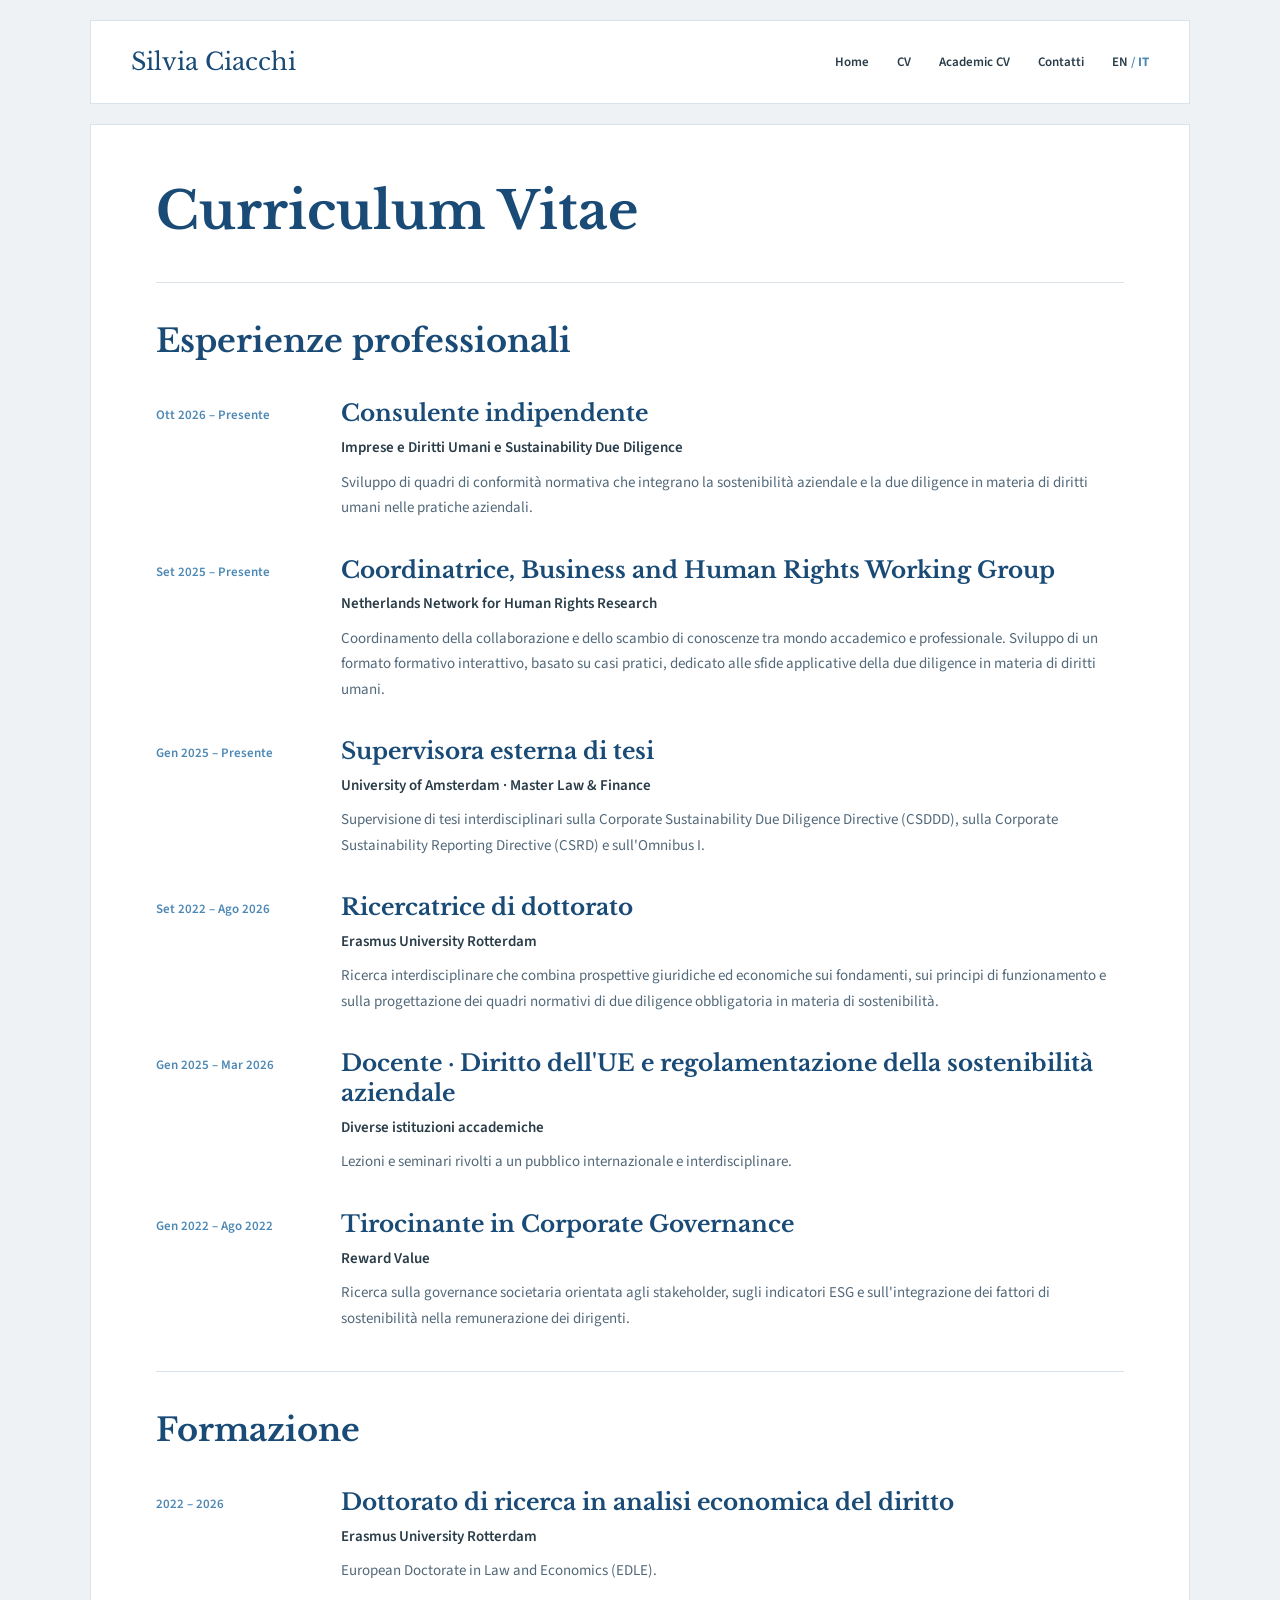
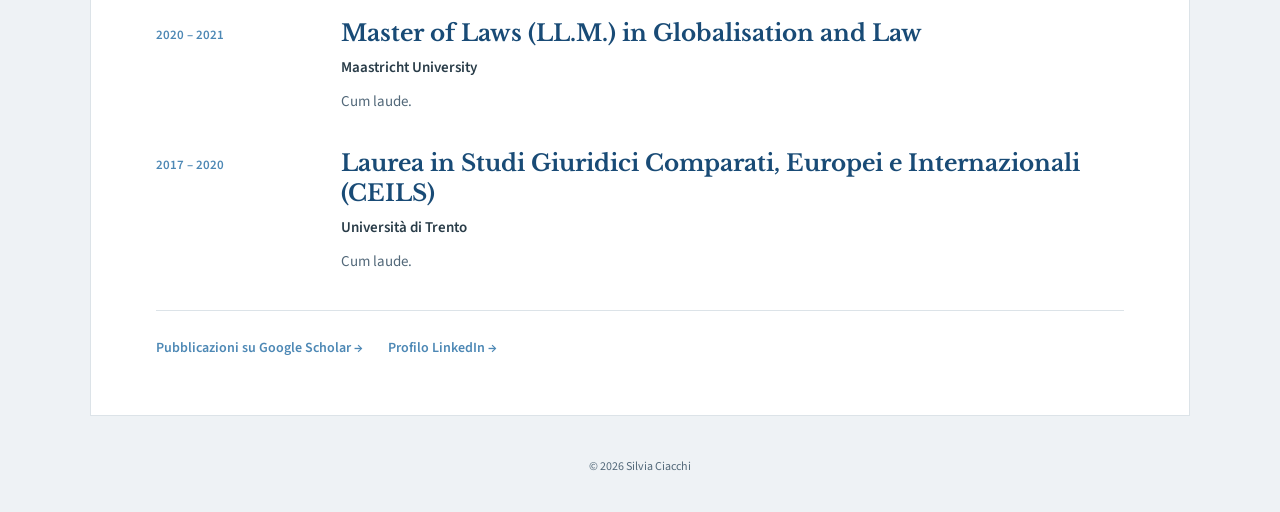
<file: cv-ITA.html>
<!DOCTYPE html>
<html lang="it">

<head>
  <meta charset="UTF-8">
  <meta name="viewport" content="width=device-width, initial-scale=1.0">

  <meta name="description"
        content="Esperienze professionali e formazione accademica di Silvia Ciacchi.">

  <title>Curriculum Vitae | Silvia Ciacchi</title>

  <link rel="stylesheet" href="style.css">
</head>

<body>

  <!-- NAVIGATION -->
  <header>
    <nav>
      <a class="name" href="index-ITA.html">Silvia Ciacchi</a>

      <div class="nav-links">
        <a href="index-ITA.html">Home</a>
        <a href="cv-ITA.html" aria-current="page">CV</a>
            <a href="/assets/Ciacchi_Academic_CV.pdf"
            class="cv-button"
            target="_blank"
            rel="noopener noreferrer">
           Academic CV
         </a>
        <a href="index-ITA.html#contact">Contatti</a>

        <span class="language-switch">
          <a href="cv.html">EN</a> /
          <strong>IT</strong>
        </span>
      </div>
    </nav>
  </header>

  <main>

    <section class="cv-page">

      <h1>Curriculum Vitae</h1>

      <!-- PROFESSIONAL EXPERIENCE -->
      <div class="cv-section">

        <h2>Esperienze professionali</h2>

        <div class="cv-entry">
          <div class="cv-date">Ott 2026 – Presente</div>

          <div>
            <h3>Consulente indipendente</h3>

            <p class="cv-organisation">
              Imprese e Diritti Umani e Sustainability Due Diligence
            </p>

            <p>
              Sviluppo di quadri di conformità normativa che
              integrano la sostenibilità aziendale e la due
              diligence in materia di diritti umani nelle
              pratiche aziendali.
            </p>
          </div>
        </div>

        <div class="cv-entry">
          <div class="cv-date">Set 2025 – Presente</div>

          <div>
            <h3>
              Coordinatrice, Business and Human Rights Working Group
            </h3>

            <p class="cv-organisation">
              Netherlands Network for Human Rights Research
            </p>

            <p>
              Coordinamento della collaborazione e dello scambio
              di conoscenze tra mondo accademico e professionale.
              Sviluppo di un formato formativo interattivo,
              basato su casi pratici, dedicato alle sfide
              applicative della due diligence in materia
              di diritti umani.
            </p>
          </div>
        </div>

        <div class="cv-entry">
          <div class="cv-date">Gen 2025 – Presente</div>

          <div>
            <h3>Supervisora esterna di tesi</h3>

            <p class="cv-organisation">
              University of Amsterdam · Master Law &amp; Finance
            </p>

            <p>
              Supervisione di tesi interdisciplinari sulla
              Corporate Sustainability Due Diligence Directive
              (CSDDD), sulla Corporate Sustainability Reporting
              Directive (CSRD) e sull'Omnibus I.
            </p>
          </div>
        </div>

        <div class="cv-entry">
          <div class="cv-date">Set 2022 – Ago 2026</div>

          <div>
            <h3>Ricercatrice di dottorato</h3>

            <p class="cv-organisation">
              Erasmus University Rotterdam
            </p>

            <p>
              Ricerca interdisciplinare che combina prospettive
              giuridiche ed economiche sui fondamenti, sui
              principi di funzionamento e sulla progettazione
              dei quadri normativi di due diligence
              obbligatoria in materia di sostenibilità.
            </p>
          </div>
        </div>

        <div class="cv-entry">
          <div class="cv-date">Gen 2025 – Mar 2026</div>

          <div>
            <h3>
              Docente · Diritto dell'UE e regolamentazione della sostenibilità aziendale
            </h3>

            <p class="cv-organisation">
              Diverse istituzioni accademiche
            </p>

            <p>
              Lezioni e seminari rivolti a un pubblico
              internazionale e interdisciplinare.
            </p>
          </div>
        </div>

        <div class="cv-entry">
          <div class="cv-date">Gen 2022 – Ago 2022</div>

          <div>
            <h3>
              Tirocinante in Corporate Governance
            </h3>

            <p class="cv-organisation">
              Reward Value
            </p>

            <p>
              Ricerca sulla governance societaria orientata
              agli stakeholder, sugli indicatori ESG e
              sull'integrazione dei fattori di sostenibilità
              nella remunerazione dei dirigenti.
            </p>
          </div>
        </div>

      </div>

      <!-- EDUCATION -->
      <div class="cv-section">

        <h2>Formazione</h2>

        <div class="cv-entry">
          <div class="cv-date">2022 – 2026</div>

          <div>
            <h3>
              Dottorato di ricerca in analisi economica del diritto
            </h3>

            <p class="cv-organisation">
              Erasmus University Rotterdam
            </p>

            <p>
              European Doctorate in Law and Economics (EDLE).
            </p>
          </div>
        </div>

        <div class="cv-entry">
          <div class="cv-date">2020 – 2021</div>

          <div>
            <h3>
              Master of Laws (LL.M.) in Globalisation and Law
            </h3>

            <p class="cv-organisation">
              Maastricht University
            </p>

            <p>
              Cum laude.
            </p>
          </div>
        </div>

        <div class="cv-entry">
          <div class="cv-date">2017 – 2020</div>

          <div>
            <h3>
              Laurea in Studi Giuridici Comparati, Europei
              e Internazionali (CEILS)
            </h3>

            <p class="cv-organisation">
              Università di Trento
            </p>

            <p>
              Cum laude.
            </p>
          </div>
        </div>

      </div>

      <!-- LINKS -->
      <div class="cv-links">

        <a href="https://scholar.google.com/citations?user=fUkSAy0AAAAJ&amp;hl=en"
           target="_blank"
           rel="noopener noreferrer">
          Pubblicazioni su Google Scholar →
        </a>

        <a href="https://www.linkedin.com/in/silvia-ciacchi/"
           target="_blank"
           rel="noopener noreferrer">
          Profilo LinkedIn →
        </a>

      </div>

    </section>

  </main>

  <!-- FOOTER -->
  <footer>
    © 2026 Silvia Ciacchi
  </footer>

</body>
</html>
</file>
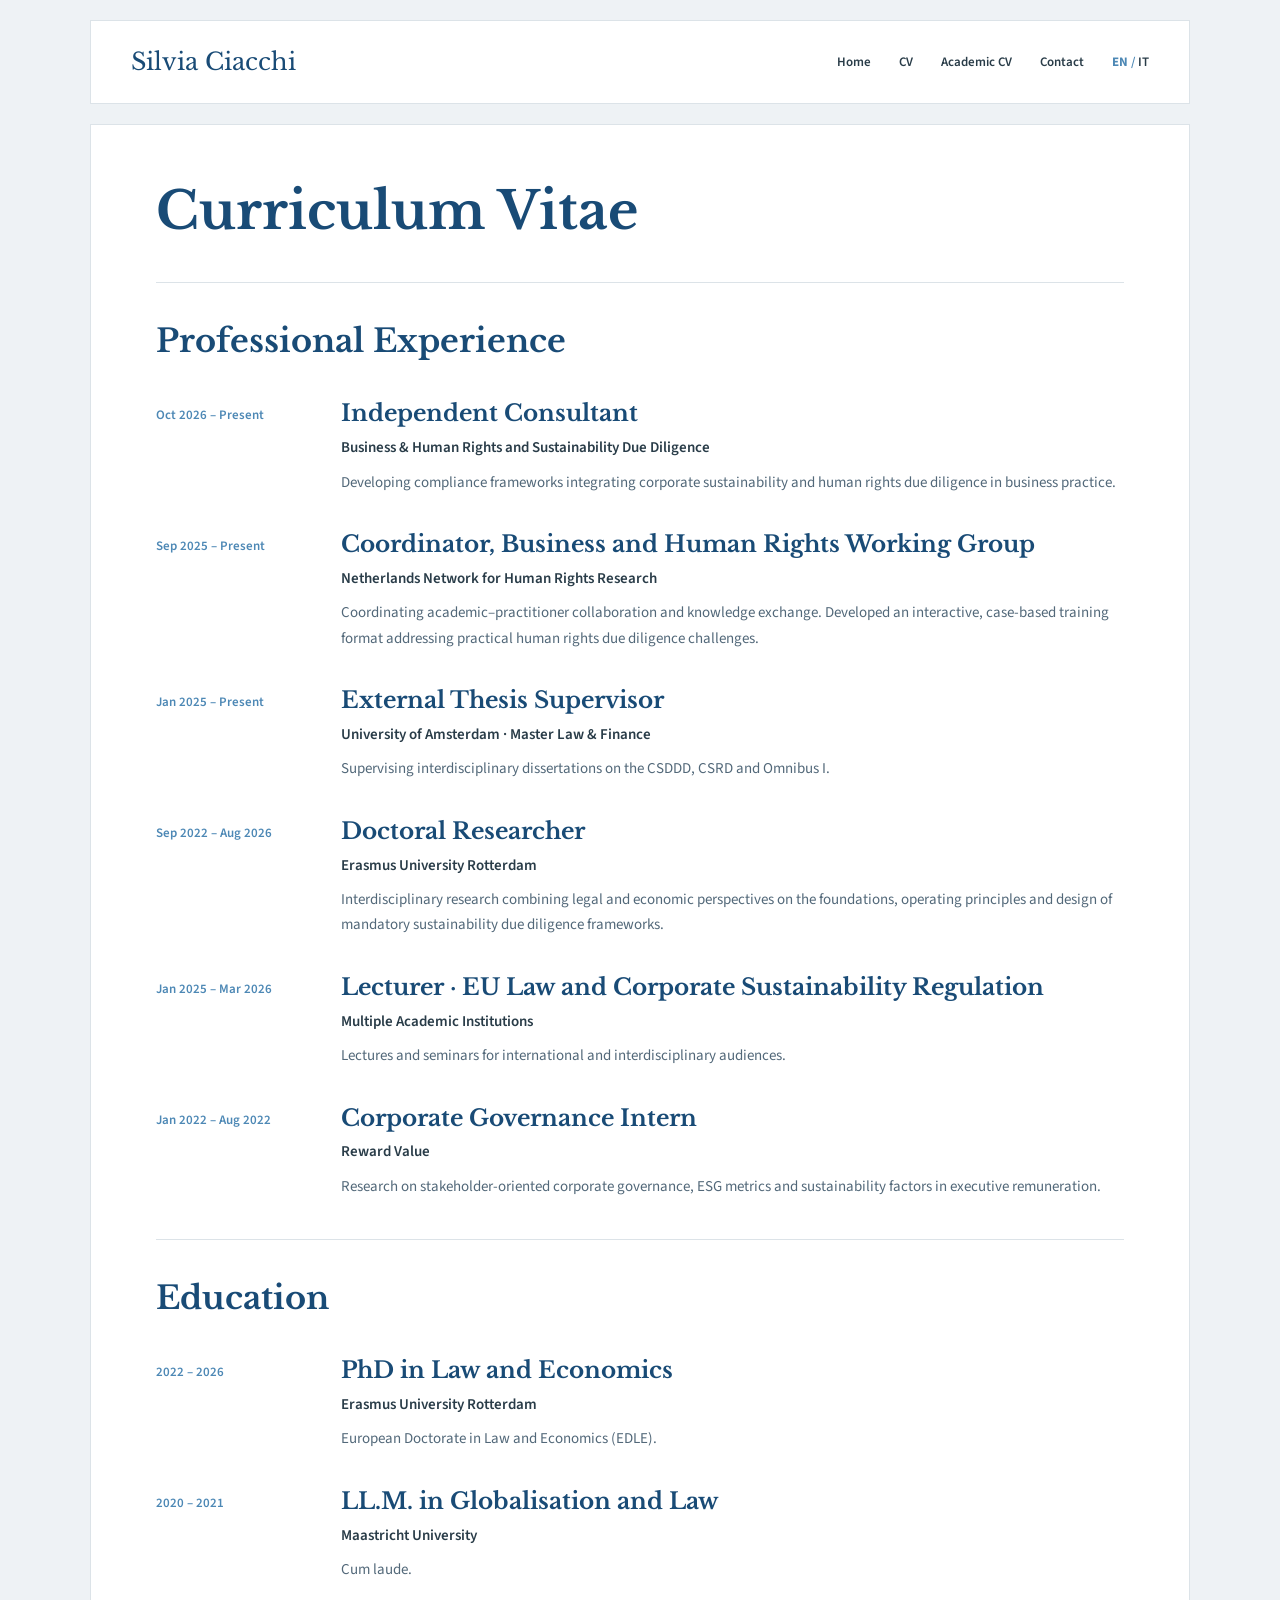
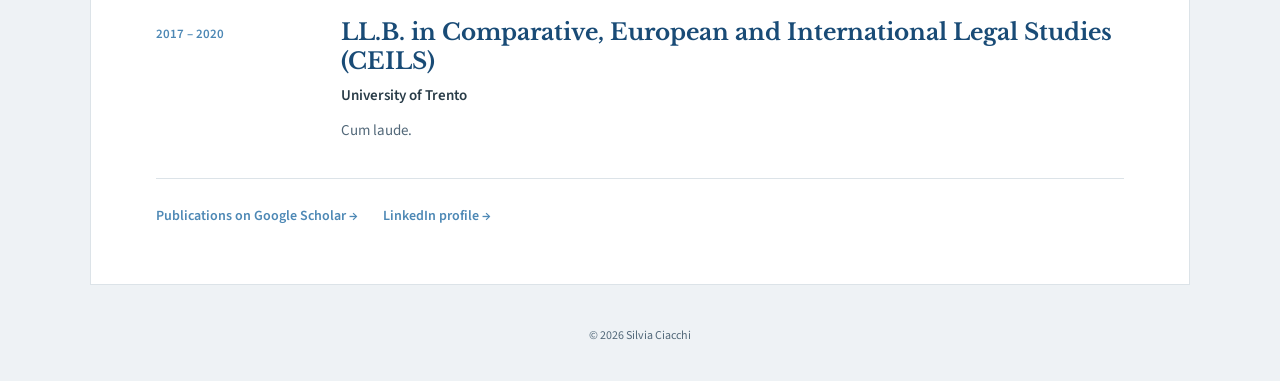
<file: cv.html>
<!DOCTYPE html>
<html lang="en">
<head>
  <meta charset="UTF-8">
  <meta name="viewport" content="width=device-width, initial-scale=1.0">
  <meta name="description" content="Professional experience and education of Silvia Ciacchi.">
  <title>CV | Silvia Ciacchi</title>
  <link rel="stylesheet" href="style.css">
</head>

<body>
  <header>
    <nav>
      <a class="name" href="index.html">Silvia Ciacchi</a>
      <div class="nav-links">
        <a href="index.html">Home</a>
        <a href="cv.html" aria-current="page">CV</a>
         <a href="/assets/Ciacchi_Academic_CV.pdf"
            class="cv-button"
            target="_blank"
            rel="noopener noreferrer">
           Academic CV
         </a>
        <a href="index.html#contact">Contact</a>
   <span class="language-switch">
  <strong>EN</strong> /
  <a href="cv-ITA.html">IT</a>
</span>
      </div>
    </nav>
  </header>

  <main>
    <section class="cv-page">
      <h1>Curriculum Vitae</h1>

      <div class="cv-section">
        <h2>Professional Experience</h2>

        <div class="cv-entry">
          <div class="cv-date">Oct 2026 – Present</div>
          <div>
            <h3>Independent Consultant</h3>
            <p class="cv-organisation">Business & Human Rights and Sustainability Due Diligence</p>
            <p>Developing compliance frameworks integrating corporate sustainability and human rights due diligence in business practice.</p>
          </div>
        </div>

        <div class="cv-entry">
          <div class="cv-date">Sep 2025 – Present</div>
          <div>
            <h3>Coordinator, Business and Human Rights Working Group</h3>
            <p class="cv-organisation">Netherlands Network for Human Rights Research</p>
            <p>Coordinating academic–practitioner collaboration and knowledge exchange. Developed an interactive, case-based training format addressing practical human rights due diligence challenges.</p>
          </div>
        </div>

        <div class="cv-entry">
          <div class="cv-date">Jan 2025 – Present</div>
          <div>
            <h3>External Thesis Supervisor</h3>
            <p class="cv-organisation">University of Amsterdam · Master Law & Finance</p>
            <p>Supervising interdisciplinary dissertations on the CSDDD, CSRD and Omnibus I.</p>
          </div>
        </div>

        <div class="cv-entry">
          <div class="cv-date">Sep 2022 – Aug 2026</div>
          <div>
            <h3>Doctoral Researcher</h3>
            <p class="cv-organisation">Erasmus University Rotterdam</p>
            <p>Interdisciplinary research combining legal and economic perspectives on the foundations, operating principles and design of mandatory sustainability due diligence frameworks.</p>
          </div>
        </div>

        <div class="cv-entry">
          <div class="cv-date">Jan 2025 – Mar 2026</div>
          <div>
            <h3>Lecturer · EU Law and Corporate Sustainability Regulation</h3>
            <p class="cv-organisation">Multiple Academic Institutions</p>
            <p>Lectures and seminars for international and interdisciplinary audiences.</p>
          </div>
        </div>

        <div class="cv-entry">
          <div class="cv-date">Jan 2022 – Aug 2022</div>
          <div>
            <h3>Corporate Governance Intern</h3>
            <p class="cv-organisation">Reward Value</p>
            <p>Research on stakeholder-oriented corporate governance, ESG metrics and sustainability factors in executive remuneration.</p>
          </div>
        </div>


      <div class="cv-section">
        <h2>Education</h2>

        <div class="cv-entry">
          <div class="cv-date">2022 – 2026</div>
          <div>
            <h3>PhD in Law and Economics</h3>
            <p class="cv-organisation">Erasmus University Rotterdam</p>
            <p>European Doctorate in Law and Economics (EDLE).</p>
          </div>
        </div>

        <div class="cv-entry">
          <div class="cv-date">2020 – 2021</div>
          <div>
            <h3>LL.M. in Globalisation and Law</h3>
            <p class="cv-organisation">Maastricht University</p>
            <p>Cum laude.</p>
          </div>
        </div>

        <div class="cv-entry">
          <div class="cv-date">2017 – 2020</div>
          <div>
            <h3>LL.B. in Comparative, European and International Legal Studies (CEILS)</h3>
            <p class="cv-organisation">University of Trento</p>
            <p>Cum laude.</p>
          </div>
        </div>
      </div>

     
      <div class="cv-links">
        <a href="https://scholar.google.com/citations?user=fUkSAy0AAAAJ&amp;hl=en"
           target="_blank" rel="noopener noreferrer">
          Publications on Google Scholar →
        </a>
        <a href="https://www.linkedin.com/in/silvia-ciacchi/"
           target="_blank" rel="noopener noreferrer">
          LinkedIn profile →
        </a>
      </div>
    </section>
  </main>

  <footer>© 2026 Silvia Ciacchi</footer>
</body>
</html>
</file>
<file: style.css>
@import url('https://fonts.googleapis.com/css2?family=Libre+Baskerville:wght@400;700&family=Source+Sans+3:wght@400;500;600;700&display=swap');

/* COLOURS AND GENERAL SETTINGS */

:root {
  --navy: #194B76;
  --blue: #4D88B5;
  --background: #eef2f5;
  --white: #ffffff;
  --text: #293c48;
  --muted: #526879;
  --line: #dce3e8;
}

* {
  box-sizing: border-box;
}

html {
  scroll-behavior: smooth;
}

body {
  margin: 0;
  padding: 0 20px;
  background: var(--background);
  color: var(--text);
  font-family: 'Source Sans 3', sans-serif;
  font-size: 19px;
  line-height: 1.75;
}

a {
  color: var(--blue);
}

h1,
h2,
h3 {
  color: var(--navy);
  font-family: 'Libre Baskerville', Georgia, serif;
  font-weight: 700;
}

/* GENERAL PAGE CONTAINERS */

header,
.hero,
section {
  max-width: 1100px;
  margin: 20px auto;
  background: var(--white);
  border: 1px solid var(--line);
  border-radius: 0;
  box-shadow: none;
}

/* NAVIGATION */

header {
  padding: 20px 40px;
    position: sticky;
  top: 0;
  z-index: 1000;
}

nav,
.nav-links {
  display: flex;
  align-items: center;
}

nav {
  justify-content: space-between;
  gap: 24px;
}

.name {
  color: var(--navy);
   font-family: 'Libre Baskerville', Georgia, serif;
  font-size: 24px;
  text-decoration: none;
}

.nav-links {
  gap: 28px;
}

.nav-links a,
.language-switch {
  font-size: 13px;
  font-weight: 600;
  text-decoration: none;
}

.nav-links a {
  color: var(--text);
}

.nav-links a:hover {
  color: var(--blue);
}

.language-switch {
  color: var(--blue);
}

/* HOMEPAGE INTRODUCTION */

.hero {
  display: flex;
  align-items: center;
  justify-content: space-between;
  gap: 50px;
  padding: 0px;
}

.hero-content {
  flex: 1;
  min-width: 0;
}

.hero h1 {
  margin: 0 0 12px;
  font-size: clamp(42px, 5vw, 62px);
  line-height: 1.15;
}

.professional-title {
  margin: 0 0 22px;
  color: var(--blue);
  font-size: 17px;
  font-weight: 600;
}

.intro {
  max-width: 570px;
  margin: 0;
  padding-top: 18px;
  border-top: 1px solid var(--line);
  color: var(--muted);
  font-size: 18px;
}

/* PORTRAIT PHOTOGRAPH */

.hero img.portrait-photo {
  display: block;
  width: 240px;
  min-width: 240px;
  max-width: 240px;
  height: 310px;
  object-fit: contain;
  object-position: center;
  flex: 0 0 240px;
  image-rendering: auto;
}

/* GENERAL HOMEPAGE SECTIONS */

section {
  padding: 48px 60px;
}

section p {
  margin-top: 0;
}

/* BIOGRAPHY */

.biography p {
  max-width: 860px;
  margin-bottom: 18px;
}

.biography p:first-child {
  font-size: 18px;
  color: var(--navy);
}

.text-link {
  display: inline-block;
  margin-top: 10px;
  color: var(--blue);
  font-size: 17px;
  font-weight: 600;
  text-decoration: none;
}

.text-link:hover {
  text-decoration: underline;
}

/* AREAS OF WORK */

.cards {
  display: grid;
  grid-template-columns: repeat(3, minmax(0, 1fr));
}

.card {
  display: flex;
  flex-direction: column;
  padding: 8px 28px 8px 0;
}

.card + .card {
  padding-left: 28px;
  border-left: 1px solid var(--line);
}

.card-heading {
  display: flex;
  align-items: center;
  justify-content: space-between;
  gap: 12px;
  margin-bottom: 20px;
}

.card h3,
.activity-overview h3,
.featured-content h3 {
  margin: 0;
  font-size: 27px;
  line-height: 1.25;
}

.card-icon {
  color: var(--blue);
  font-size: 32px;
  line-height: 1;
}

.card p {
  margin: 0 0 20px;
  color: var(--muted);
  font-size: 17px;
  line-height: 1.75;
}

.card a {
  margin-top: auto;
  font-size: 15px;
  text-decoration: none;
}

.card a:hover {
  text-decoration: underline;
}

/* ACTIVITIES */

.activity-overview,
.featured-content {
  display: flex;
  align-items: center;
  gap: 40px;
}

.activity-overview > div:first-child,
.featured-content > div:last-child {
  flex: 1;
  min-width: 0;
}

.activity-overview p,
.featured-content p {
  margin: 14px 0 0;
  color: var(--muted);
}

/* PRESENTATION IMAGE */

.activity-overview img.activity-photo {
  display: block;
  width: 38%;
  max-width: 38%;
  height: auto;
  aspect-ratio: 4 / 3;
  object-fit: contain;
  flex: 0 0 38%;
}

/* WORKSHOP IMAGE */

.featured-content img.workshop-photo {
  display: block;
  width: 34%;
  max-width: 34%;
  height: auto;
  aspect-ratio: auto;
  object-fit: contain;
  flex: 0 0 34%;
}



/* PUBLICATIONS */

.publications {
  padding-top: 40px;
  padding-bottom: 40px;
}

.publication-placeholder {
  margin-bottom: 14px;
  color: var(--muted);
  font-size: 17px;
  font-style: italic;
}

/* CONTACT */

.contact > p {
  max-width: 720px;
  font-size: 17px;
}

.contact-buttons {
  display: flex;
  flex-wrap: wrap;
  gap: 12px;
  margin-top: 25px;
}

.button {
  display: inline-block;
  padding: 10px 24px;
  border: 1px solid var(--navy);
  border-radius: 0;
  background: var(--navy);
  color: white;
  font-size: 14px;
  font-weight: 600;
  text-decoration: none;
}

.button:hover {
  background: var(--blue);
  border-color: var(--blue);
}

.button-outline {
  background: white;
  color: var(--navy);
}

.button-outline:hover {
  color: white;
}

.academic-links {
  display: flex;
  flex-wrap: wrap;
  gap: 25px;
  margin-top: 30px;
  padding-top: 20px;
  border-top: 1px solid var(--line);
}

.academic-links a {
  font-size: 14px;
  text-decoration: none;
}

.academic-links a:hover {
  text-decoration: underline;
}

/* CURRICULUM VITAE */

.cv-page {
  max-width: 1100px;
  margin: 20px auto;
  padding: 55px 65px;
  background: var(--white);
  border: 1px solid var(--line);
}

.cv-page h1 {
  font-size: 52px;
  line-height: 1.2;
  margin: 0 0 30px;
}

.cv-section {
  margin-top: 40px;
  padding-top: 30px;
  border-top: 1px solid var(--line);
}

.cv-section h2 {
  font-size: 32px;
  margin: 0 0 30px;
}

.cv-entry {
  display: grid;
  grid-template-columns: 155px minmax(0, 1fr);
  gap: 30px;
  margin-bottom: 35px;
}

.cv-date {
  color: var(--blue);
  font-size: 13px;
  font-weight: 600;
  padding-top: 5px;
}

.cv-entry h3 {
  font-size: 23px;
  line-height: 1.3;
  margin: 0 0 6px;
}

.cv-organisation {
  font-size: 15px;
  font-weight: 600;
  margin: 0 0 8px;
}

.cv-entry p:not(.cv-organisation) {
  color: var(--muted);
  font-size: 15px;
  line-height: 1.7;
  margin: 0;
}

.cv-links {
  display: flex;
  flex-wrap: wrap;
  gap: 25px;
  margin-top: 30px;
  padding-top: 25px;
  border-top: 1px solid var(--line);
}

.cv-links a {
  color: var(--blue);
  font-size: 14px;
  font-weight: 600;
  text-decoration: none;
}

/* FOOTER */

footer {
  padding: 20px 20px 35px;
  color: var(--muted);
  font-size: 12px;
  text-align: center;
}

/* TABLETS */

@media (max-width: 1150px) {
  header,
  .hero,
  section,
  .cv-page {
    margin-left: auto;
    margin-right: auto;
  }
}

/* MOBILE */

@media (max-width: 700px) {
  body {
    padding: 0 12px;
  }

  header {
    padding: 18px 24px;
  }

  nav {
    align-items: flex-start;
    flex-direction: column;
    gap: 12px;
  }

  .nav-links {
    flex-wrap: wrap;
    gap: 16px;
  }

  .hero {
    padding: 35px 26px;
    gap: 20px;
  }

  .hero h1 {
    font-size: 39px;
  }

  .professional-title {
    font-size: 15px;
  }

  .hero img.portrait-photo {
    width: 95px;
    min-width: 95px;
    max-width: 95px;
    height: 125px;
    flex: 0 0 95px;
  }

  section {
    padding: 32px 26px;
  }

  .cards {
    grid-template-columns: 1fr;
  }

  .card,
  .card + .card {
    padding: 22px 0;
    border-left: 0;
  }

  .card + .card {
    border-top: 1px solid var(--line);
  }

  .activity-overview,
  .featured-content {
    flex-direction: column;
    align-items: stretch;
    gap: 22px;
  }

  .activity-overview img.activity-photo,
  .featured-content img.workshop-photo {
    width: 100%;
    max-width: 100%;
    flex: 0 0 auto;
  }

  .cv-page {
    padding: 35px 26px;
  }

  .cv-page h1 {
    font-size: 39px;
  }

  .cv-entry {
    grid-template-columns: 1fr;
    gap: 5px;
  }

  .cv-section h2 {
    font-size: 28px;
  }
}

/* SMALL PHONES */

@media (max-width: 420px) {
  .hero {
    flex-direction: column-reverse;
    align-items: flex-start;
  }

  .hero img.portrait-photo {
    width: 110px;
    min-width: 110px;
    max-width: 110px;
    height: 140px;
    flex: 0 0 110px;
  }
}



/* ACADEMIC PROFILE BUTTONS */

.academic-links {
  display: flex;
  flex-wrap: wrap;
  gap: 12px;
  margin-top: 16px;
}

.academic-links .academic-button {
  display: inline-flex;
  align-items: center;
  justify-content: center;
  gap: 8px;

  width: 150px;
  height: 46px;
  box-sizing: border-box;

  padding: 0 12px;
  border: 1px solid var(--navy);
  border-radius: 0;

  background-color: transparent;
  color: var(--navy);

  font-family: 'Source Sans 3', sans-serif;
  font-size: 17px;
  font-weight: 600;
  line-height: 1;
  text-decoration: none;

  transition: background-color 0.2s, color 0.2s;
}

.academic-links .academic-button:hover {
  background-color: var(--navy);
  color: #ffffff;
}

/* ORCID ICON */

.academic-links .orcid-icon {
  display: block;
  width: 20px;
  height: 20px;
  object-fit: contain;
  flex-shrink: 0;
}


/* Contact area layout */

.contact-area {
  display: flex;
  flex-direction: row;
  align-items: flex-start;
  justify-content: flex-start;
  flex-wrap: wrap;
  gap: 12px;
  margin-top: 25px;
}

/* Contact me / LinkedIn buttons */

.contact-area .contact-trigger,
.contact-area > .linkedin-button {
  display: inline-flex;
  align-items: center;
  justify-content: center;
  gap: 8px;

  width: 150px;
  height: 46px;
  min-width: 150px;

  padding: 0 16px;
  margin: 0;

  box-sizing: border-box;
  border: 1px solid var(--navy);
  border-radius: 0;

  background-color: var(--navy);
  color: #ffffff;

  font-family: 'Source Sans 3', sans-serif;
  font-size: 17px;
  font-weight: 600;
  line-height: 1;
  text-decoration: none;
  cursor: pointer;
}

.contact-area .contact-trigger:hover,
.contact-area > .linkedin-button:hover {
  background-color: var(--blue);
  border-color: var(--blue);
  color: #ffffff;
}

/* CONTACT FORM */

.contact-details {
  position: relative;
}

.contact-trigger {
  list-style: none;
}

.contact-trigger::-webkit-details-marker {
  display: none;
}

.contact-panel {
  position: absolute;
  top: calc(100% + 12px);
  left: 0;
  z-index: 10;

  width: 380px;
  max-width: calc(100vw - 48px);
  padding: 20px;

  background: var(--white);
  border: 1px solid var(--line);
  box-shadow: 0 8px 24px rgba(23, 46, 64, 0.12);
}

/* Form layout */

.contact-form {
  display: grid;
  grid-template-columns: repeat(2, minmax(0, 1fr));
  gap: 12px;
}

/* Input fields */

.contact-form input,
.contact-form textarea {
  width: 100%;
  min-width: 0;
  padding: 11px 12px;

  border: 1px solid var(--line);
  border-radius: 0;

  background: white;
  color: var(--text);

  font-family: 'Source Sans 3', sans-serif;
  font-size: 17px;
  line-height: 1.5;
}

/* Message occupies the full second row */

.contact-form textarea {
  grid-column: 1 / -1;
  min-height: 110px;
  resize: vertical;
}

/* Send button */

.contact-form button {
  grid-column: 1 / -1;
  justify-self: start;
  cursor: pointer;
}

/* Hide spam protection field */

.contact-form .honeypot {
  display: none;
}

/* Small screens */

@media (max-width: 420px) {
  .contact-panel {
    width: calc(100vw - 48px);
  }
}

/* UNIFIED PROFILE BOX */

.profile {
  border: 1px solid var(--line);
  padding: 60px;
}

.profile .hero {
  border: none;
  padding: 0;
}

.profile .biography {
  margin-top: 35px;
  padding: 0;
}
</file>
